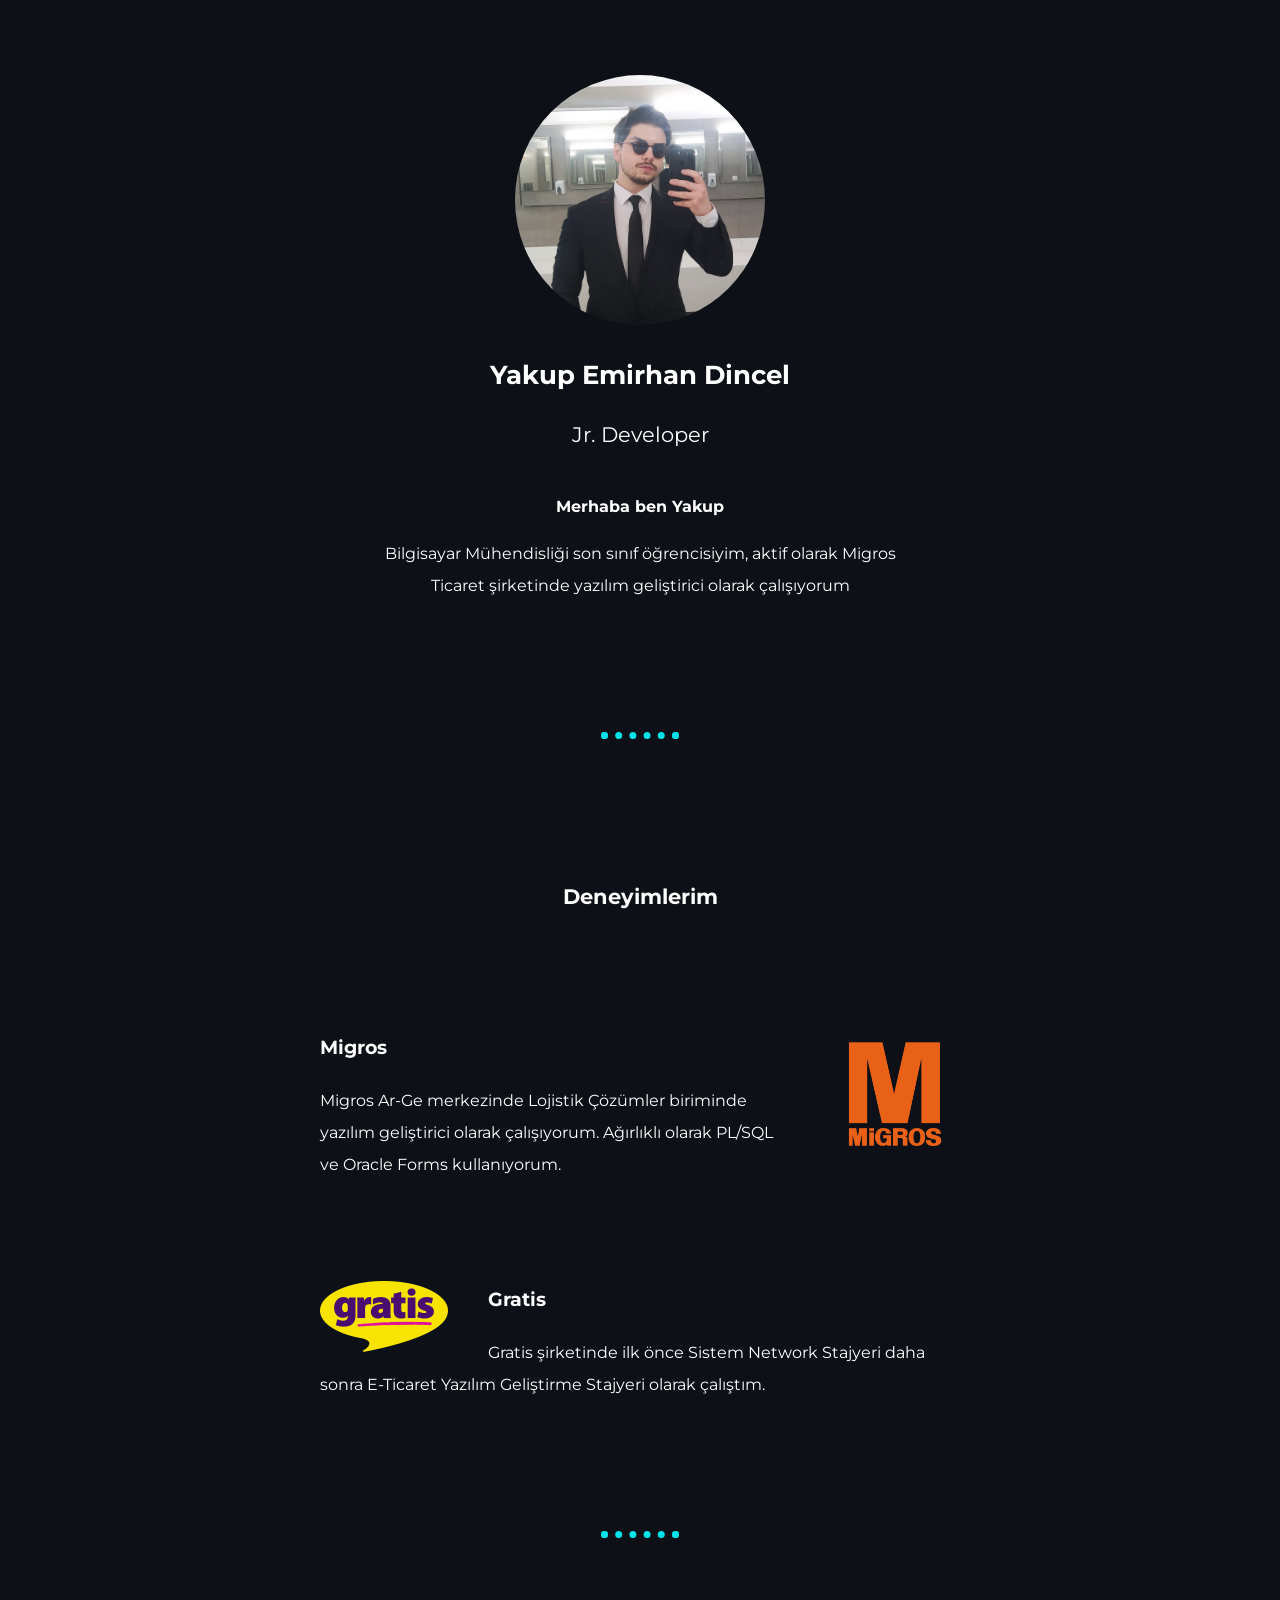
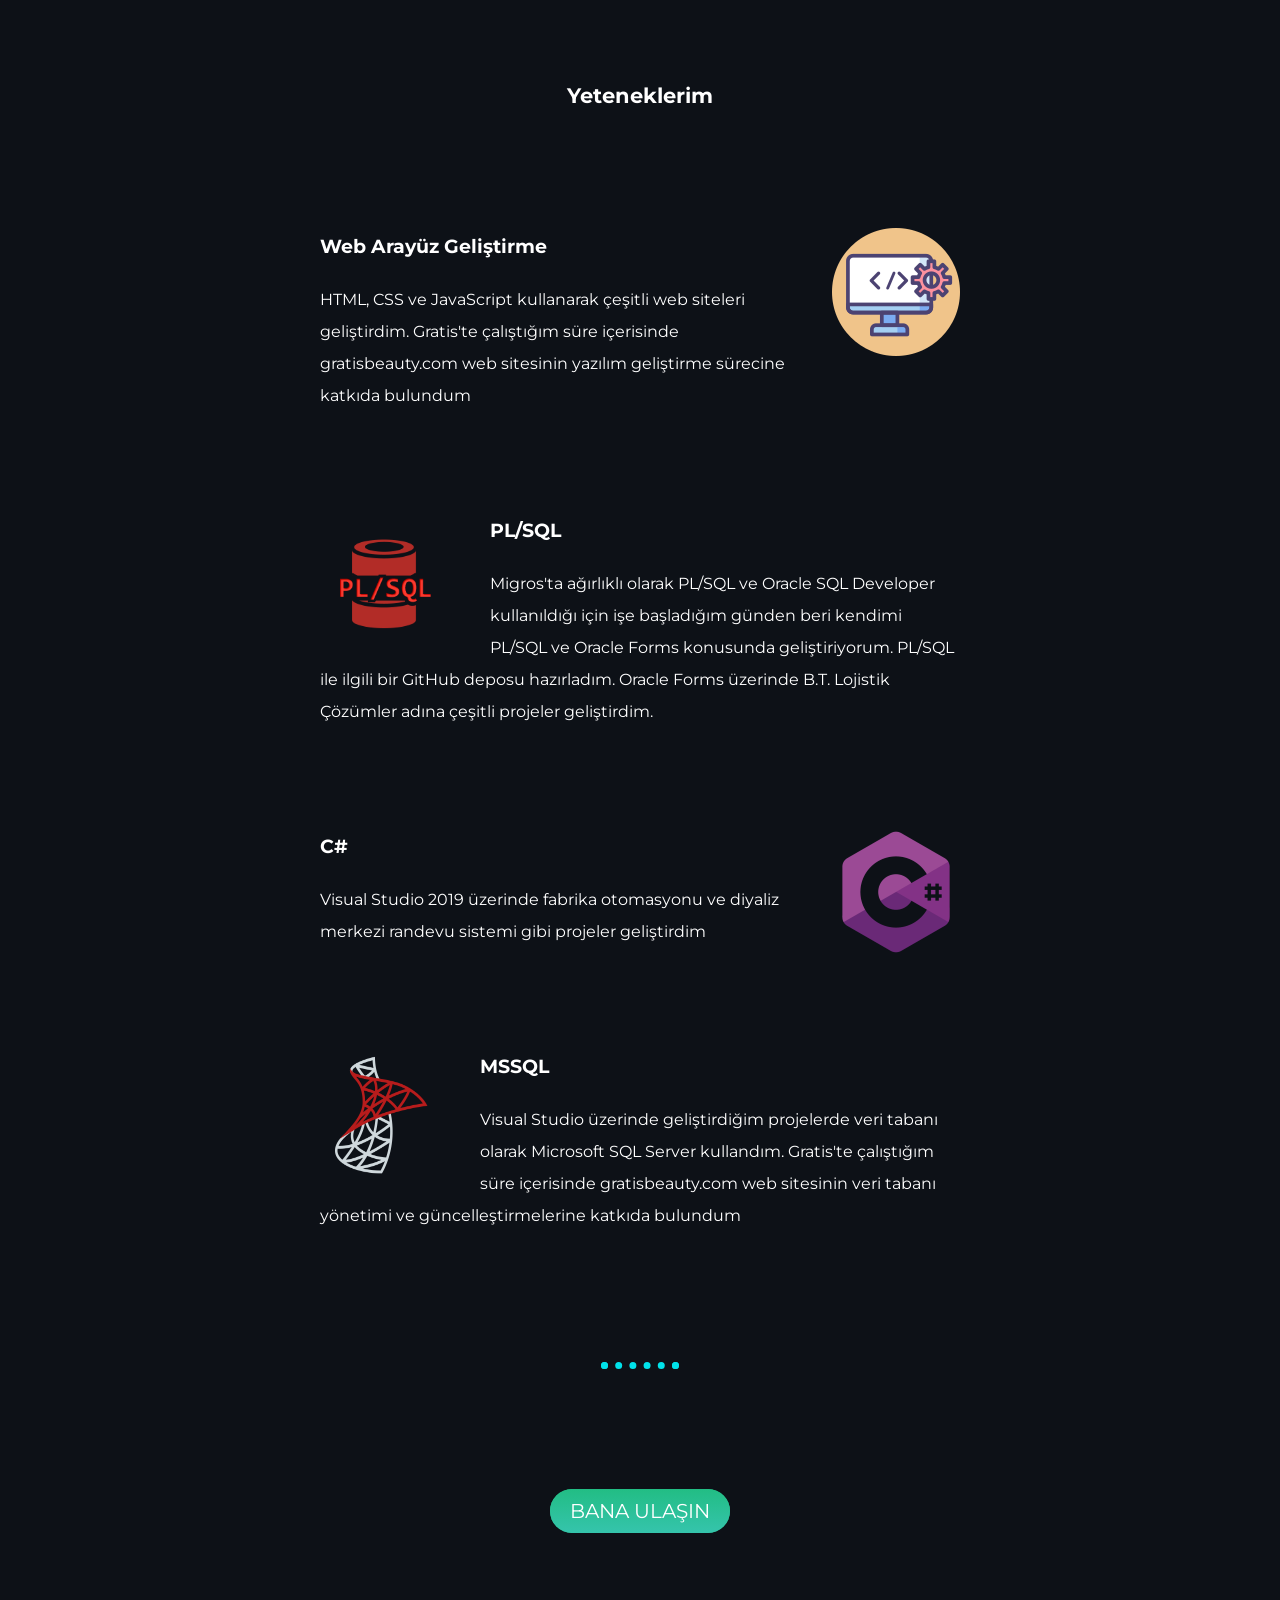
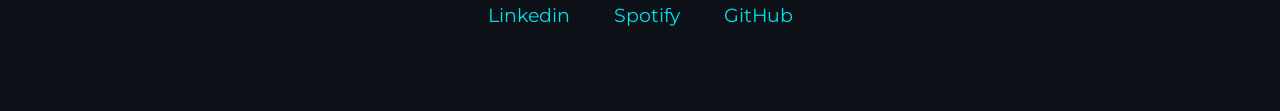
<file: index.html>
<!DOCTYPE html>
<html lang="tr">

<head>
    <meta charset="utf-8">
    <meta name="viewport" content="width=device-width, initial-scale=1.0">
    <title>Yakup Emirhan Dincel</title>
    <link rel="stylesheet" href="style.css">
    <link rel="favicon" href="favicon.ico">
    <link href='https://fonts.googleapis.com/css?family=Montserrat' rel='stylesheet'>
</head>

<body>
    <div class="top-container">
        <img class="avatar-img" src="images\yed2.jpg" alt="">
        <h1>Yakup Emirhan Dincel</h1>
        <h2>Jr. Developer</h2>
    </div>
    <div class="middle-container">
        <div class="profile">
            <h4><b>Merhaba ben Yakup</b></h2>
                <p class="intro"> Bilgisayar Mühendisliği son sınıf öğrencisiyim, aktif olarak Migros Ticaret şirketinde yazılım geliştirici olarak çalışıyorum</p>
        </div>
        <hr>
        <div class="experience">
            <h2><b>Deneyimlerim</b></h2>
            <div class="skill-row">
                <img style="width: 130px; height: 130px" class="right-img" src="images/migros-logo.png" alt="">
                <h3>Migros</h3>
                <p>Migros Ar-Ge merkezinde Lojistik Çözümler biriminde yazılım geliştirici olarak çalışıyorum. Ağırlıklı
                    olarak PL/SQL ve Oracle Forms kullanıyorum.</p>
            </div>
            <div class="skill-row">
                <img class="left-img" src="images/gratis-logo.png" alt="">
                <h3>Gratis</h3>
                <p>Gratis şirketinde ilk önce Sistem Network Stajyeri daha sonra E-Ticaret Yazılım Geliştirme Stajyeri
                    olarak çalıştım.
                </p>
            </div>
        </div>
        <hr>
        <div class="skills">
            <h2><b>Yeteneklerim</b></h2>
            <div class="skill-row">
                <img class="right-img" src="images/web-img.png" alt="">
                <h3>Web Arayüz Geliştirme</h3>
                <p>HTML, CSS ve JavaScript kullanarak çeşitli web siteleri geliştirdim. Gratis'te çalıştığım
                    süre içerisinde gratisbeauty.com web sitesinin yazılım geliştirme sürecine katkıda bulundum</p>
            </div>
          
            <div class="skill-row">
                <img style="width: 130px; height: 140px" class="left-img" src="images/pl-sql.png" alt="">
                <h3>PL/SQL</h3>
                <p>Migros'ta ağırlıklı olarak PL/SQL ve Oracle SQL Developer kullanıldığı için işe başladığım günden
                    beri kendimi PL/SQL ve Oracle Forms konusunda geliştiriyorum. PL/SQL ile ilgili bir GitHub deposu
                    hazırladım. Oracle Forms üzerinde B.T. Lojistik Çözümler adına çeşitli projeler geliştirdim.
                </p>
            </div>

            <div class="skill-row">
                <img class="right-img" src="images/c-sh.png" alt="">
                <h3>C#</h3>
                <p>Visual Studio 2019 üzerinde fabrika otomasyonu ve diyaliz merkezi randevu sistemi gibi projeler geliştirdim</p>
            </div>

            <div class="skill-row">
                <img style="width: 120px; height: 140px" class="left-img" src="images/ms-sql.png" alt="">
                <h3>MSSQL</h3>
                <p>Visual Studio üzerinde geliştirdiğim projelerde veri tabanı olarak Microsoft SQL Server kullandım. Gratis'te çalıştığım süre içerisinde gratisbeauty.com web
                    sitesinin veri tabanı yönetimi ve güncelleştirmelerine katkıda bulundum</p>
            </div>
        </div>
        <hr>
        <div class="contact-me">
            <p class="contact-message"></p>
            <a class="btn" href="mailto:yydincel@outlook.com">BANA ULAŞIN</a>
        </div>
    </div>
    <div class="bottom-container">
        <a class="footer-link" href="https://www.linkedin.com/in/yakup-emirhan-dincel/">Linkedin</a>
        <a class="footer-link"
            href="https://open.spotify.com/playlist/0OR0NfQ7RLwPknSMbFI8Bm?si=349389cfce7f4cf5">Spotify</a>
        <a class="footer-link" href="https://github.com/yedincel">GitHub</a>
        <p class="copyright"></p>
    </div>
</body>

</html>
</file>
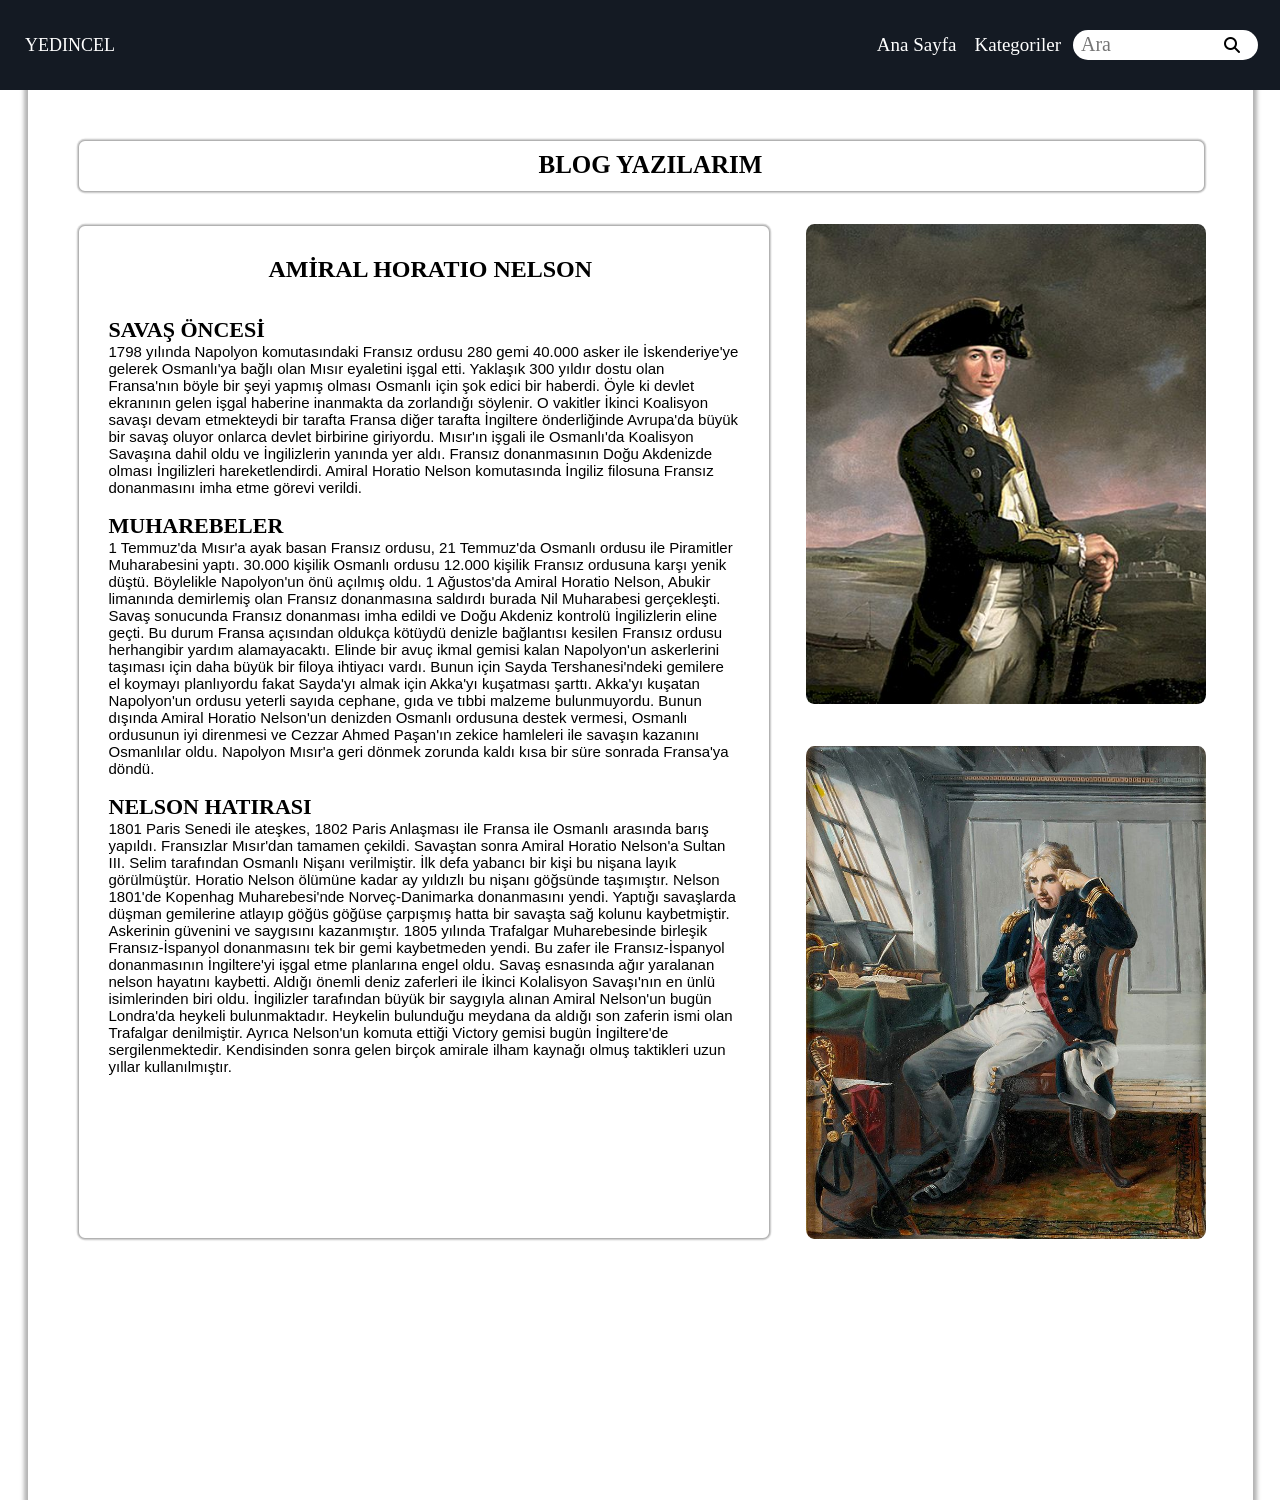
<file: blog.html>
<!DOCTYPE html>
<html lang="en">
<head>
    <title>Blog</title>
    <link rel="stylesheet" href="blog.css"/>
    <link rel="stylesheet" href="https://cdnjs.cloudflare.com/ajax/libs/font-awesome/6.1.1/css/all.min.css">
    <meta charset="UTF-8">
    <meta name="description" content="Kişisel Web Sitesi">
    <meta name="keywords" content="Yazılım, Algoritma, Programlama Blog, Forum, Yazar, Konu, Tarih, Edebiyat, Bilim">
    <meta name="author" content="Yakup Emirhan Dincel">
    <!-- <meta name="viewport" content="width=device-width, initial-scale=1.0"> -->
</head>
<body style="background-color:white">
    <div class="navbar">
        <div class="name">
            <a>YEDINCEL</a>
        </div>
            <ul id="vote">
                <li> <a href="index.html">Ana Sayfa</a></li>
                <div class="dropdown">
                    <button class="dropbtn">Kategoriler</button>
                    <div class="dropdown-content">
                    <b href="#">Algoritma</b>
                    <b href="#">Programlama</b>
                    <b href="#">Tarih</b>
                    <b href="#">Edebiyat</b>
                    </div>
                </div>
                <!-- <li> <a href="#">Hakkımda</a></li> -->
                <!-- <li> <a href="Login.html">Giriş Yap</a></li> -->
                <li> 
                    <div class="search">
                        <input class="text-search" type="text" placeholder="Ara">
                        <b class="icon-search">
                        <i class="fa-solid fa-magnifying-glass"></i>
                        </b>  
                    </div>
                </li>
            </ul>
        </div>
    <div class="container">
        <div class="blog">
            <h1>BLOG YAZILARIM</h1>
            <p>
                <b style="font-size:24px; padding-left: 160px;">AMİRAL HORATIO NELSON</b><br><br><br>
                <b>SAVAŞ ÖNCESİ</b><br>
                1798 yılında Napolyon komutasındaki Fransız ordusu 280 gemi 40.000 asker ile İskenderiye'ye gelerek Osmanlı'ya bağlı olan Mısır eyaletini işgal etti. Yaklaşık 300 yıldır dostu olan Fransa'nın böyle bir şeyi yapmış olması Osmanlı için şok edici bir haberdi. Öyle ki devlet ekranının gelen işgal haberine inanmakta da zorlandığı söylenir.
                O vakitler İkinci Koalisyon savaşı devam etmekteydi bir tarafta Fransa diğer tarafta İngiltere önderliğinde Avrupa'da büyük bir savaş oluyor onlarca devlet birbirine giriyordu. Mısır'ın işgali ile Osmanlı'da Koalisyon Savaşına dahil oldu ve İngilizlerin yanında yer aldı. Fransız donanmasının Doğu Akdenizde olması İngilizleri hareketlendirdi.
                Amiral Horatio Nelson komutasında İngiliz filosuna Fransız donanmasını imha etme görevi verildi.
                
                <br><br><b>MUHAREBELER</b><br>
                1 Temmuz'da Mısır'a ayak basan Fransız ordusu, 21 Temmuz'da Osmanlı ordusu ile Piramitler Muharabesini yaptı. 30.000 kişilik Osmanlı ordusu 12.000 kişilik Fransız ordusuna karşı yenik düştü. Böylelikle Napolyon'un önü açılmış oldu.
                1 Ağustos'da Amiral Horatio Nelson,
                Abukir limanında demirlemiş olan Fransız donanmasına saldırdı burada Nil Muharabesi gerçekleşti. Savaş sonucunda Fransız donanması imha edildi ve Doğu Akdeniz kontrolü İngilizlerin eline geçti. 
                Bu durum Fransa açısından oldukça kötüydü denizle bağlantısı kesilen Fransız ordusu herhangibir yardım alamayacaktı.
                Elinde bir avuç ikmal gemisi kalan Napolyon'un askerlerini taşıması için daha büyük bir filoya ihtiyacı vardı. Bunun için Sayda Tershanesi'ndeki gemilere el koymayı planlıyordu fakat Sayda'yı almak için Akka'yı kuşatması şarttı. 
                Akka'yı kuşatan Napolyon'un ordusu yeterli sayıda cephane, gıda ve tıbbi malzeme bulunmuyordu. Bunun dışında Amiral Horatio Nelson'un denizden Osmanlı ordusuna destek vermesi, Osmanlı ordusunun iyi direnmesi ve Cezzar Ahmed Paşan'ın zekice hamleleri ile savaşın kazanını Osmanlılar oldu.
                Napolyon Mısır'a geri dönmek zorunda kaldı 
                kısa bir süre sonrada Fransa'ya döndü.

                <br><br><b>NELSON HATIRASI</b><br>
                1801 Paris Senedi ile ateşkes, 1802 Paris Anlaşması ile Fransa ile Osmanlı arasında barış yapıldı. Fransızlar Mısır'dan tamamen çekildi. 
                Savaştan sonra Amiral Horatio Nelson'a
                Sultan III. Selim tarafından Osmanlı Nişanı verilmiştir. İlk defa yabancı bir kişi bu nişana layık görülmüştür. Horatio Nelson ölümüne kadar ay yıldızlı bu nişanı göğsünde taşımıştır. Nelson 1801'de Kopenhag Muharebesi'nde Norveç-Danimarka donanmasını yendi. Yaptığı savaşlarda düşman gemilerine atlayıp göğüs göğüse çarpışmış hatta bir savaşta sağ kolunu kaybetmiştir. Askerinin güvenini ve saygısını kazanmıştır. 1805 yılında Trafalgar Muharebesinde birleşik Fransız-İspanyol donanmasını tek bir gemi kaybetmeden yendi. Bu zafer ile Fransız-İspanyol donanmasının İngiltere'yi işgal etme planlarına engel oldu.
                Savaş esnasında ağır yaralanan nelson hayatını kaybetti. Aldığı önemli deniz zaferleri ile İkinci Kolalisyon Savaşı'nın en ünlü isimlerinden biri oldu. İngilizler tarafından büyük bir saygıyla alınan Amiral Nelson'un bugün Londra'da heykeli bulunmaktadır. Heykelin bulunduğu meydana da aldığı son zaferin ismi olan Trafalgar denilmiştir. Ayrıca Nelson'un komuta ettiği Victory gemisi bugün İngiltere'de sergilenmektedir. Kendisinden sonra gelen birçok amirale ilham kaynağı olmuş taktikleri uzun yıllar kullanılmıştır.    
            </p>
        </div>
        <div class="picture">
            <img id="nelson-1" src="02.nelson-1.jpg"></img><br>
        </div>
        <div class="picture-2">
            <img id="nelson-2" src="03.nelson-2.jpg"></img>
        </div>
    </div>
</body>
</html>
</file>
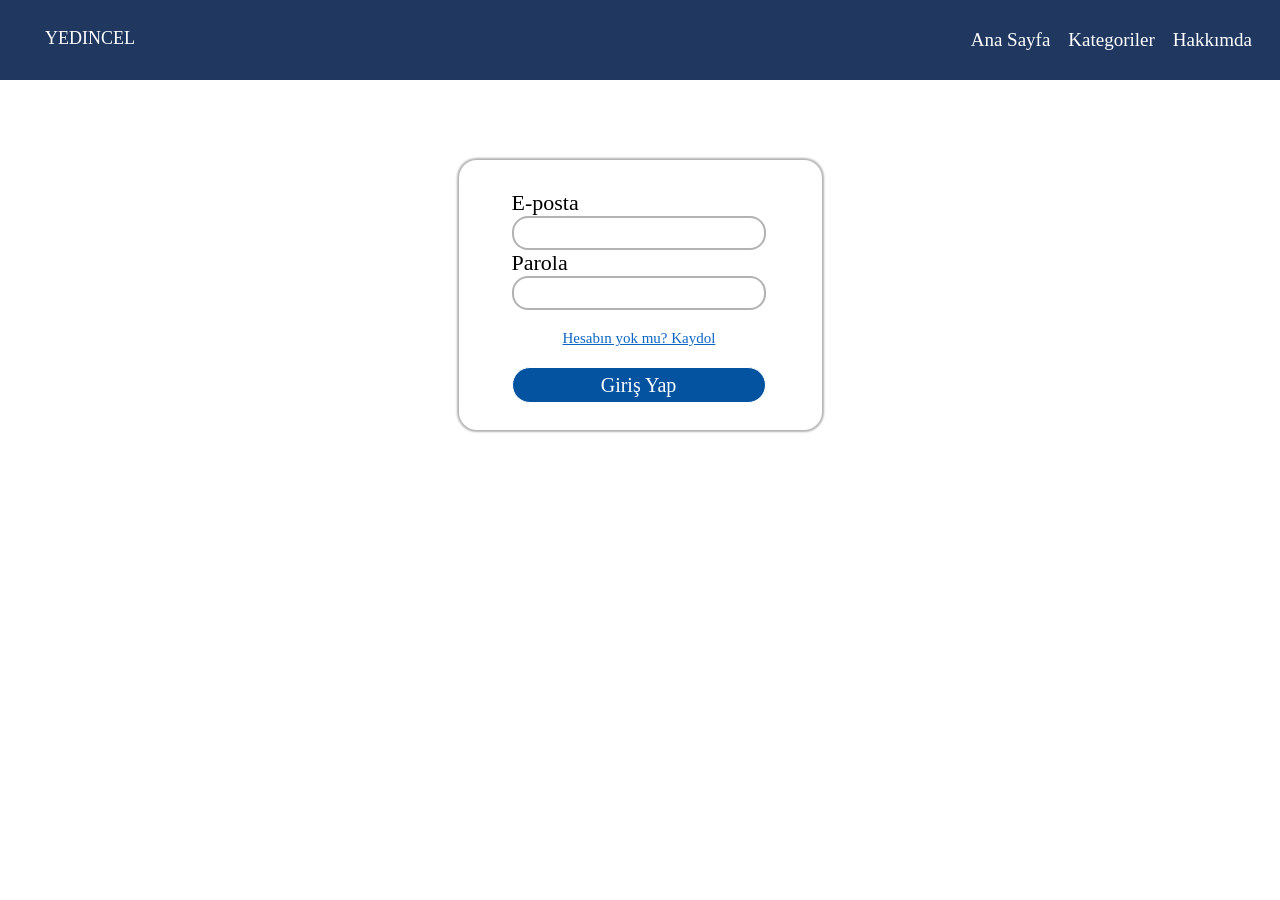
<file: Login.html>
<!DOCTYPE html>
<html>
<head>
  <title>Giriş Yap</title>
  <link rel="stylesheet" href="login.css">
  <meta charset="UTF-8">
  <meta name="author" content="Yakup Emirhan Dincel">
  <!-- <meta name="viewport" content="width=device-width, initial-scale=1.0"> -->
</head>
<body style="background-color: white">
  <div class="navbar">
      <div class="logo">
      <a>YEDINCEL</a>
      </div>
      <ul id="vote">
        <li> <a href="index.html">Ana Sayfa</a></li>
        <div class="dropdown">
            <button class="dropbtn">Kategoriler</button>
            <div class="dropdown-content">
            <b href="#">Algoritma</b>
            <b href="#">Programlama</b>
            <b href="#">Tarih</b>
            <b href="#">Edebiyat</b>
            </div>
        </div>
        <li> <a href="contact.html">Hakkımda</a></li>
      </ul>
  </div>
    <form class="login-form">
        <div class="login">
            <label for="mail">E-posta</label>
            <br><input type="email" id="mail"/></br>
            <label for="parola">Parola</label>
            <br><input type="password" id="parola" minlength="8"></br>
        </div>
        <div class="link">
            <a style="color: #0a66c2;" href="Signup.html">Hesabın yok mu? Kaydol</a>
        </div>
        <div class="click">
            <button type="button" onclick="parent.location='index.html'">Giriş Yap</button>
        </div>
    </form>
</body>
</html>
</file>
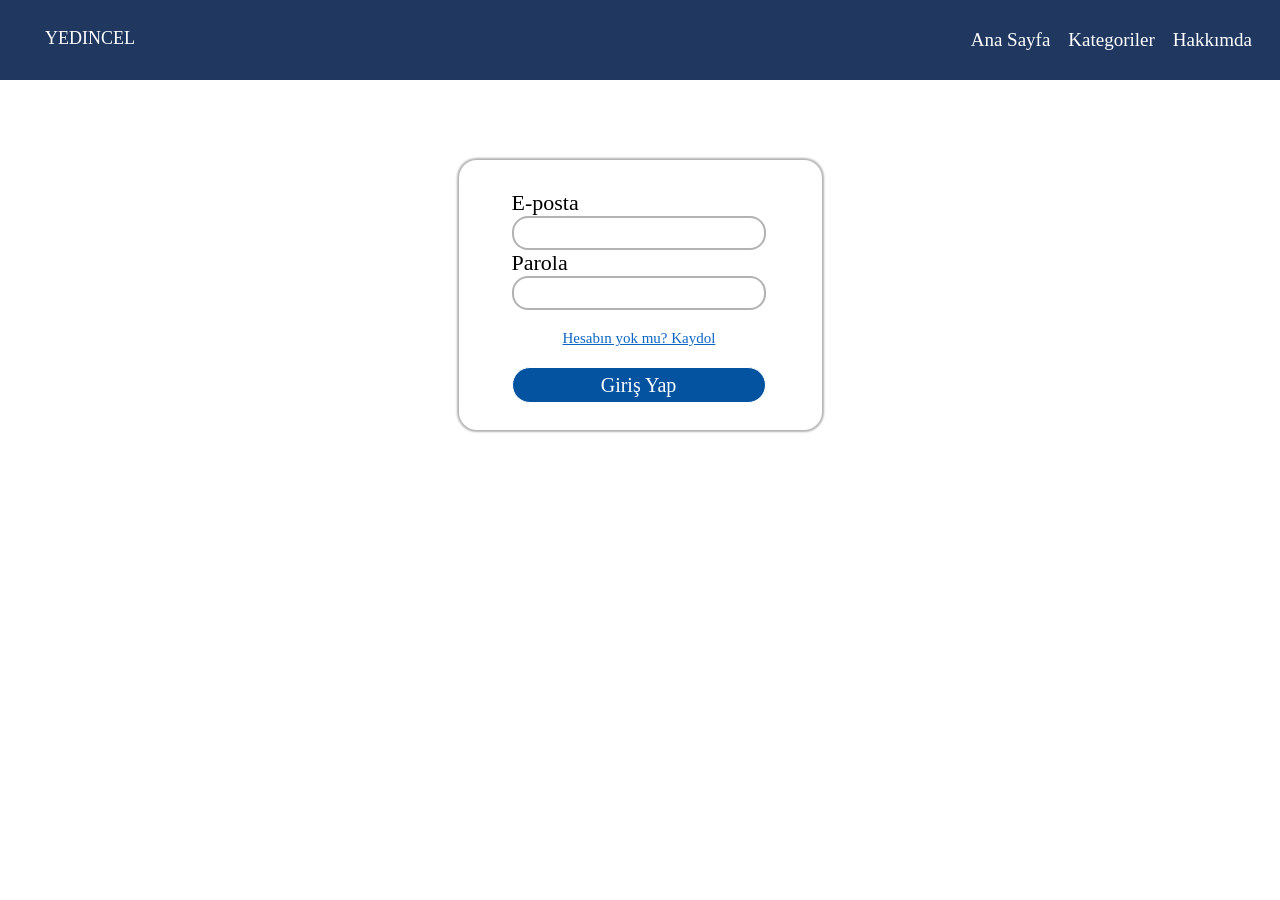
<file: login.html>
<!DOCTYPE html>
<html>
<head>
  <title>Giriş Yap</title>
  <link rel="stylesheet" href="login.css">
  <meta charset="UTF-8">
  <meta name="author" content="Yakup Emirhan Dincel">
  <!-- <meta name="viewport" content="width=device-width, initial-scale=1.0"> -->
</head>
<body style="background-color: white">
  <div class="navbar">
      <div class="logo">
      <a>YEDINCEL</a>
      </div>
      <ul id="vote">
        <li> <a href="index.html">Ana Sayfa</a></li>
        <div class="dropdown">
            <button class="dropbtn">Kategoriler</button>
            <div class="dropdown-content">
            <b href="#">Algoritma</b>
            <b href="#">Programlama</b>
            <b href="#">Tarih</b>
            <b href="#">Edebiyat</b>
            </div>
        </div>
        <li> <a href="contact.html">Hakkımda</a></li>
      </ul>
  </div>
    <form class="login-form">
        <div class="login">
            <label for="mail">E-posta</label>
            <br><input type="email" id="mail"/></br>
            <label for="parola">Parola</label>
            <br><input type="password" id="parola" minlength="8"></br>
        </div>
        <div class="link">
            <a style="color: #0a66c2;" href="Signup.html">Hesabın yok mu? Kaydol</a>
        </div>
        <div class="click">
            <button type="button" onclick="parent.location='index.html'">Giriş Yap</button>
        </div>
    </form>
</body>
</html>
</file>
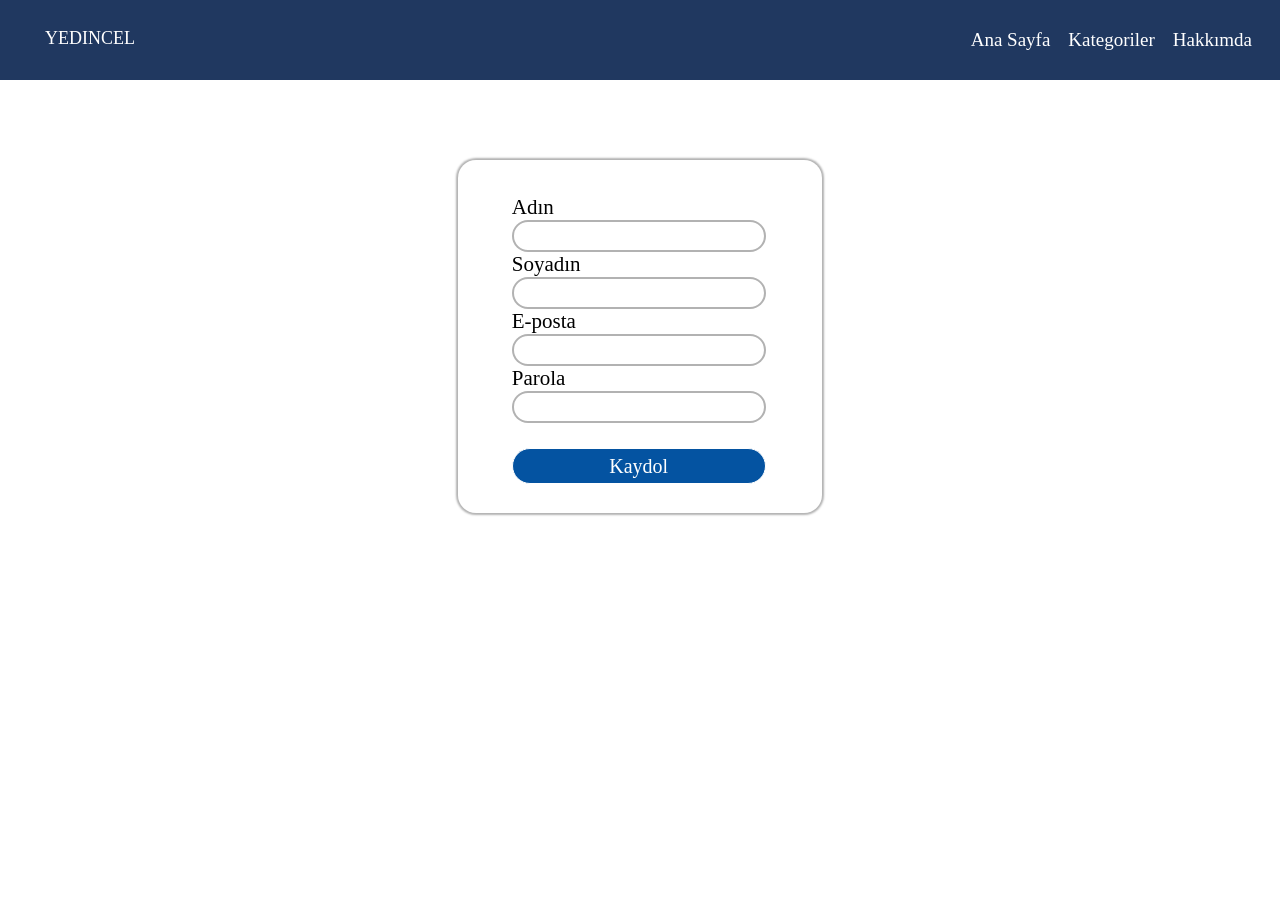
<file: Signup.html>
<!DOCTYPE html>
<html>
<head>
  <title>Kaydol</title>
  <link rel="stylesheet" href="signup.css">
  <meta name="author" content="Yakup Emirhan Dincel">
  <!-- <meta name="viewport" content="width=device-width, initial-scale=1.0"> -->
</head>
<body style="background-color:white">
  <div class="navbar">
      <div class="logo">
      <a>YEDINCEL</a>
      </div>
      <ul id="vote">
        <li> <a href="index.html">Ana Sayfa</a></li>
        <div class="dropdown">
            <button class="dropbtn">Kategoriler</button>
            <div class="dropdown-content">
            <b href="#">Algoritma</b>
            <b href="#">Programlama</b>
            <b href="#">Tarih</b>
            <b href="#">Edebiyat</b>
            </div>
        </div>
        <li> <a href="contact.html">Hakkımda</a></li>
      </ul>
  </div>
  <div class="signup-form">
        <div class="group-1">
          <label for="ad">Adın</label>
          <input type="text" id="ad"  minlength="2"/></br>
          <label for="soyad">Soyadın</label>
          <input type="text"  id="soyad" minlength="2"/></br>
          <label for="mail">E-posta</label>
          <input type="email" id="mail"/></br>
          <label for="parola">Parola</label>
          <input type="password" id="parola" minlength="8"></br>
        </div>                 
        <div class="group-3">
          <button onclick="alert('Kayıt oluşturuldu')" type="submit">Kaydol</button>
        </div>
  </div>
</body>
</html>
</file>
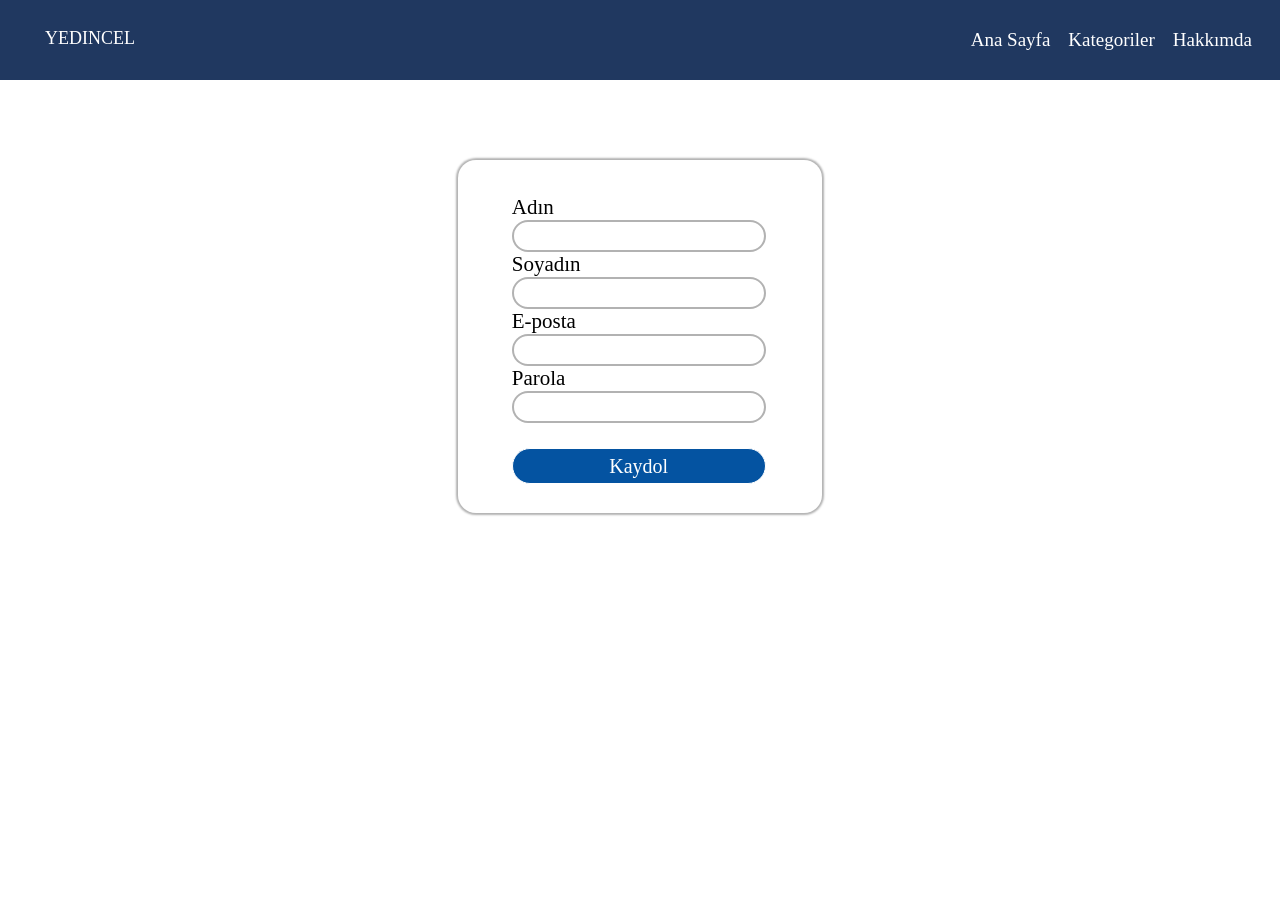
<file: signup.html>
<!DOCTYPE html>
<html>
<head>
  <title>Kaydol</title>
  <link rel="stylesheet" href="signup.css">
  <meta name="author" content="Yakup Emirhan Dincel">
  <!-- <meta name="viewport" content="width=device-width, initial-scale=1.0"> -->
</head>
<body style="background-color:white">
  <div class="navbar">
      <div class="logo">
      <a>YEDINCEL</a>
      </div>
      <ul id="vote">
        <li> <a href="index.html">Ana Sayfa</a></li>
        <div class="dropdown">
            <button class="dropbtn">Kategoriler</button>
            <div class="dropdown-content">
            <b href="#">Algoritma</b>
            <b href="#">Programlama</b>
            <b href="#">Tarih</b>
            <b href="#">Edebiyat</b>
            </div>
        </div>
        <li> <a href="contact.html">Hakkımda</a></li>
      </ul>
  </div>
  <div class="signup-form">
        <div class="group-1">
          <label for="ad">Adın</label>
          <input type="text" id="ad"  minlength="2"/></br>
          <label for="soyad">Soyadın </label>
          <input type="text" id="soyad" minlength="2"/></br>
          <label for="mail"> E-posta </label>
          <input type="email" id="mail"/></br>
          <label for="parola">Parola</label>
          <input type="password" id="parola" minlength="8"></br>
        </div>                 
        <div class="group-3">
          <button onclick="alert('Kayıt oluşturuldu')" type="submit">Kaydol</button>
        </div>
  </div>
</body>
</html>
</file>
<file: style.css>
body {
  margin: 0;
  text-align: center;
  font-family: 'Montserrat', sans-serif;
  font-size: 100%;
  color: white;
  background-color: rgb(13, 17, 23);
}

.avatar-img {
  width: 250px;
  height: 250px;
  border-radius: 50%;
  margin: 0 auto;
}

h1 {
  font-size: 1.6rem;
  margin: 10px auto 0 auto;
  padding-top: 20px;
}

h2 {
  font-size: 1.3rem;
  font-weight: normal;
  padding-top: 15px;
  padding-bottom: 20px;
}

h3 {
  color: white;
  background-color: transparent;
}

p {
  font-size: 1rem;
  line-height: 2;
}

hr {
  border: dotted #00e2ea 7px;
  border-bottom: none;
  width: 5%;
  margin: 130px auto;
}

a {
  color: #00e2ea;
  font-family: 'Montserrat', sans-serif;
  text-decoration: none;
}

a:hover {
  color: #22bd84;
}

.footer-link {
  margin: 10px 20px;
}

.contact-message {
  width: 20%;
  margin: 30px auto 50px;
}

.intro {
  font-size: 1rem;
  margin: auto;
  width: 40%;
  text-align: center;
}

.top-container {
  position: relative;
  padding-top: 75px;
}

.middle-container {
  margin: 30px 0;
}

.bottom-container {
  padding: 50px 0 20px;
}

.footer-link {
  font-size: 1.2rem;
  ;
}

.skill-row {
  width: 50%;
  margin: 100px auto 100px auto;
  text-align: left;
  line-height: 2;
}

.left-img {
  float: left;
  margin-right: 40px;
}

.right-img {
  float: right;
  margin-left: 40px;
}

.btn {
  background: #22bd84;
  background-image: -webkit-linear-gradient(top, #22bd84, #35c4ac);
  background-image: -moz-linear-gradient(top, #22bd84, #35c4ac);
  background-image: -ms-linear-gradient(top, #22bd84, #35c4ac);
  background-image: -o-linear-gradient(top, #22bd84, #35c4ac);
  background-image: linear-gradient(to bottom, #22bd84, #35c4ac);
  -webkit-border-radius: 28;
  -moz-border-radius: 28;
  border-radius: 28px;
  font-family: 'Montserrat', sans-serif;
  color: #ffffff;
  font-size: 20px;
  padding: 10px 20px 10px 20px;
  text-decoration: none;
}

.btn:hover {
  background: #8aa7ed;
  background-image: -webkit-linear-gradient(top, #8aa7ed, #7878d6);
  background-image: -moz-linear-gradient(top, #8aa7ed, #7878d6);
  background-image: -ms-linear-gradient(top, #8aa7ed, #7878d6);
  background-image: -o-linear-gradient(top, #8aa7ed, #7878d6);
  background-image: linear-gradient(to bottom, #8aa7ed, #7878d6);
  text-decoration: none;
  color: #ffffff;
}

.copyright {
  color: black;
  font-size: 0.75rem;
  padding: 20px 0;
  font-family: 'Montserrat', sans-serif;
}

@media screen and (max-width:500px) {
  .intro {
    font-size: 1rem;
    margin: auto;
    width: 80%;
    text-align: center;
  }
}

/*
  background: rgb(9,9,113); purple
  background: linear-gradient(90deg, rgba(9,9,113,1) 0%, rgba(23,116,190,1) 50%, rgb(75, 10, 113) 100%);
  color: white;

  background: rgb(0,0,0);    blue
  background: linear-gradient(90deg, rgba(0,0,0,1) 0%, rgba(18,2,83,1) 50%, rgba(0,0,0,1) 100%);
  color: white;

  .btn {  
  background: #8aa7ed;
  background-image: -webkit-linear-gradient(top, #8aa7ed, #7878d6);
  background-image: -moz-linear-gradient(top, #8aa7ed, #7878d6);
  background-image: -ms-linear-gradient(top, #8aa7ed, #7878d6);
  background-image: -o-linear-gradient(top, #8aa7ed, #7878d6);
  background-image: linear-gradient(to bottom, #8aa7ed, #7878d6);
  -webkit-border-radius: 28;
  -moz-border-radius: 28;
  border-radius: 28px;
  font-family: 'Montserrat', sans-serif;
  color: #ffffff;
  font-size: 20px;
  padding: 10px 20px 10px 20px;
  text-decoration: none;
}
.btn:hover {
  background: #22bd84;
  background-image: -webkit-linear-gradient(top, #22bd84, #35c4ac);
  background-image: -moz-linear-gradient(top, #22bd84, #35c4ac);
  background-image: -ms-linear-gradient(top, #22bd84, #35c4ac);
  background-image: -o-linear-gradient(top, #22bd84, #35c4ac);
  background-image: linear-gradient(to bottom, #22bd84, #35c4ac);
  text-decoration: none;
  color: #ffffff;
}
*/
</file>
<file: blog.css>
*
{
margin: 0;
padding: 0;
}
.container
{
width: 1225px;
height: 1500px;
margin: auto;
background-color:white;
border:0px solid;
border-color: #086bff;
box-shadow: 0 0 4px 4px rgb(0,0,0,0.30);
}
.navbar
{
background-color:#141a23;
width: 100%;
height: 90px;
/*box-shadow: 0 0 6px 6px rgb(0,0,0,0.30);*/
position: fixed;
z-index: 1;
}
.navbar ul
{
float: right;
margin-right: 20px;
}
.navbar .name
{
float: left;
margin-left: 25px;
}
.navbar .name
{
display: inline-block;
position: relative;
margin-top: 35px;
font-family: Verdana;
font-size: 18px;
color: white;
}
.navbar ul li
{
display: inline-block;
list-style: none;
margin: 2px;
margin-top: 2px;
line-height: 85px;
}
.navbar ul li a
{
text-decoration: none;
font-family: Calibri;
font-size: 19px;
color: white;
padding: 4px 6px;
}
.dropbtn
{
background-color: #141a23;
padding: 5px 6px;
font-size: 19px;
font-family: Calibri;
color: white;
border: none;
cursor: pointer;
}
.dropdown 
{
position: relative;
display: inline-block;
}
.dropdown-content
{
display: none;
position: absolute;
z-index: 1;
min-width: 160px;
box-shadow: 0px 5px 5px 0px rgba(0,0,0,0.2);
background-color: white;
border-radius: 16px;
font-family: Calibri;
font-size: 15px;
color:black;
} 
.dropdown-content b 
{
color: black;
padding: 12px 16px;
text-decoration: none;
display: block;
}
.dropdown-content b:hover 
{
background-color: rgb(230, 230, 230);
border-radius: 16px;
}
.dropdown:hover .dropdown-content
{
display: block;
}
.dropdown:hover .dropbtn 
{
background-color: white;
border-radius: 16px;
color: black;
}
#vote a:hover 
{
background: white;
color:black;
border-radius: 16px;
}
.search
{
background-color: white;
height: 20px;
display: flex;
align-items: center;
padding: 5px;
border-radius: 40px;
width: 175px;
}
.text-search
{
float: left;
background: none;
border: none;
outline: none;
color: rgb(0, 0, 0);
font-size: 16px;
}
.icon-search
{
float: right;
font-size: 16px;
justify-content: center;
display: flex;
align-items: center;
color:rgb(0, 0, 0);
}
.navbar input
{
text-decoration: none;
border-radius: 12px;
width: 140px;
height: 29px;
padding: 0px 3px;
font-size: 20px;
font-family: Calibri;
}
/*Navbar End*/
.blog h1
{
margin:auto;
margin-left: 50px;
top:140px;
position: absolute;
font-size: 25px;
font-family: Candara;
color: black;
background-color:white;
width: 665px; /*42.5%;*/
height: 40px;
border: 1px solid;
border-color:rgba(0, 0, 0, 0.30);
padding-top: 10px;
padding-left: 460px;
border-radius: 7px;
box-shadow: 0 0 1.2px 1.2px rgba(0, 0, 0, 0.20);
}
.blog p
{
margin: auto;
margin-left: 50px;
top: 225px;
position: absolute;
font-size: 15px;
font-family: sans-serif;
color: black;
background-color:white;
width: 630px; /*39.5%;*/
height: 952px;
padding: 30px;
border: 1px solid;
border-color:rgba(0, 0, 0, 0.30);
border-radius: 7px;
box-shadow: 0 0 1.2px 1.2px rgba(0, 0, 0, 0.20);
}
.blog p b
{
font-family: Candara;
font-size: 22px;
/*color: black;*/
color: black;
}
.picture
{
margin:auto;
margin-left: 778px;
top:224px;
position: absolute;
border: 0px solid;
background-color:transparent;
border-color:rgb(0, 0, 0);
width: 400px; /*27.5px;*/
height: 480px;
border-radius: 12px;
/*box-shadow: 0 0 2px 2px rgba(0, 0, 0, 1);*/
}
.picture-2
{
margin:auto;
margin-left: 778px;
top: 746px;
position: absolute;
border: 0px solid;
background-color:transparent;
border-color:rgb(0, 0, 0);
width: 400px; /*27.5px;*/
height: 493px;
border-radius: 12px;
/*box-shadow: 0 0 2px 2px rgba(0, 0, 0, 1);*/
}
#nelson-1
{
width: 400px;
height: 480px;
border-radius: 2%;
}
#nelson-2
{
width: 400px;
height: 493px;
border-radius: 2%;
}
</file>
<file: login.css>
*
{
margin: 0;
padding: 0;
}
.navbar
{
background-color: #203860;
width: 100%;
height: 80px;
/*box-shadow: 0 0 4px 4px rgb(0,0,0,0.30);*/
}
.navbar ul
{
float: right;
margin-right: 20px;
}
.navbar .logo
{
display: inline-block;
margin-left: 45px;
margin-top: 28px;
font-family: Verdana;
font-size: 18px;
color: white;
}
.navbar ul li
{
display: inline-block;
list-style: none;
margin: 2px;
margin-top: 2px;
line-height: 75px;
}
.navbar ul li a
{
text-decoration: none;
font-family: Calibri;
font-size: 19px;
color: white;
padding: 4px 6px;
}
.dropbtn
{
background-color: #203860;
padding: 5px 6px;
font-size: 19px;
font-family: Calibri;
color: white;
border: none;
cursor: pointer;
}
.dropdown 
{
position: relative;
display: inline-block;
}
.dropdown-content
{
display: none;
position: absolute;
z-index: 1;
min-width: 160px;
box-shadow: 0px 5px 5px 0px rgba(0,0,0,0.2);
background-color: white;
border-radius: 16px;
font-family: Calibri;
font-size: 15px;
color:black;
} 
.dropdown-content b {
color: black;
padding: 12px 16px;
text-decoration: none;
display: block;
}
.dropdown-content b:hover {
background-color: rgb(230, 230, 230);
border-radius: 16px;
}
.dropdown:hover .dropdown-content
{
display: block;
}
.dropdown:hover .dropbtn {
background-color: white;
border-radius: 16px;
color: black;
}
#vote a:hover 
{
background: white;
color:black;
border-radius: 16px;
}
.login-form
{
margin: auto;
margin-top: 80px;
align-items: center;
justify-content: center;
background-color:transparent;
border-radius: 18px;
border: 0px solid;
border-color:black;
width: 260px;
height: 240px;
padding-left: 53px;
padding-right: 50px;
padding-top: 30px;
box-shadow: 0 0 2px 2px rgba(0, 0, 0, 0.30);
}
.login
{
font-family:Calibri;
font-size: 22px;
color: black;
}
.login input
{
font-size: 18px;
border: 2px solid;
border-color:rgba(0, 0, 0, 0.30);
border-radius: 16px;
background-color: white;
width: 250px;
height: 30px;
}
.click button
{
border: 1px solid;
border-color: white;
border-radius: 18px;
background-color:#0453a1;  
font-size: 20px;
font-family:Calibri;
color:white;
width: 254px;
height: 36px;
margin-top: 20px;
/*box-shadow: 0 0 4px 4px rgba(80, 80, 80, 0.3);*/
}
.click button:hover
{
background: #062d7b;
color: white;
}
.link
{
font-family: Calibri;
font-size: 15px;
padding-left: 51px;
padding-top: 20px;
}
</file>
<file: signup.css>
*
{
margin: 0;
padding: 0;
}
.navbar
{
background-color: #203860;
width: 100%;
height: 80px;
/*box-shadow: 0 0 4px 4px rgb(0,0,0,0.30);*/
}
.navbar ul
{
float: right;
margin-right: 20px;
}
.navbar .logo
{
display: inline-block;
margin-left: 45px;
margin-top: 28px;
font-family: Verdana;
font-size: 18px;
color: white;
}
.navbar ul li
{
display: inline-block;
list-style: none;
margin: 2px;
margin-top: 2px;
line-height: 75px;
}
.navbar ul li a
{
text-decoration: none;
font-family: Calibri;
font-size: 19px;
color: white;
padding: 4px 6px;
}
.dropbtn
{
background-color: #203860;
padding: 5px 6px;
font-size: 19px;
font-family: Calibri;
color: white;
border: none;
cursor: pointer;
}
.dropdown 
{
position: relative;
display: inline-block;
}
.dropdown-content
{
display: none;
position: absolute;
z-index: 1;
min-width: 160px;
box-shadow: 0px 5px 5px 0px rgba(0,0,0,0.2);
background-color: white;
border-radius: 16px;
font-family: Calibri;
font-size: 15px;
color:black;
} 
.dropdown-content b {
color: black;
padding: 12px 16px;
text-decoration: none;
display: block;
}
.dropdown-content b:hover {
background-color: rgb(230, 230, 230);
border-radius: 16px;
}
.dropdown:hover .dropdown-content
{
display: block;
}
.dropdown:hover .dropbtn {
background-color: white;
border-radius: 16px;
color: black;
}
#vote a:hover 
{
background: white;
color:black;
border-radius: 16px;
}
.signup-form
{
margin: auto;
margin-top: 80px;
align-items: center;
justify-content: center;
background-color: transparent;
border-radius: 18px;
border: 0px solid;
border-color:black;
width: 260px;
height: 318px;
padding-left: 53.5px;
padding-right: 50px;
padding-top: 35px;
box-shadow: 0 0 2px 2px rgba(0, 0, 0, 0.30);
}
.group-1
{
font-family: Calibri;
font-size: 21px;
color: black;
}
.group-1 input
{
font-size: 18px;
border: 2px solid;
border-color:rgba(0, 0, 0, 0.30);
border-radius: 16px;
background-color: white;
width: 250px;
height: 28px;
}
.group-3 button
{
border: 1px solid;
border-color: white;
border-radius: 18px;
background-color: #0453a1; 
font-size: 20px;
font-family:Calibri;
color:white;
width: 254px;
height: 36px;
margin-top: 25px;
/*box-shadow: 0 0 3px 3px rgba(80, 80, 80, 0.3);*/
}
.group-3 button:hover
{
background: #062d7b;
color: white;
}
</file>
